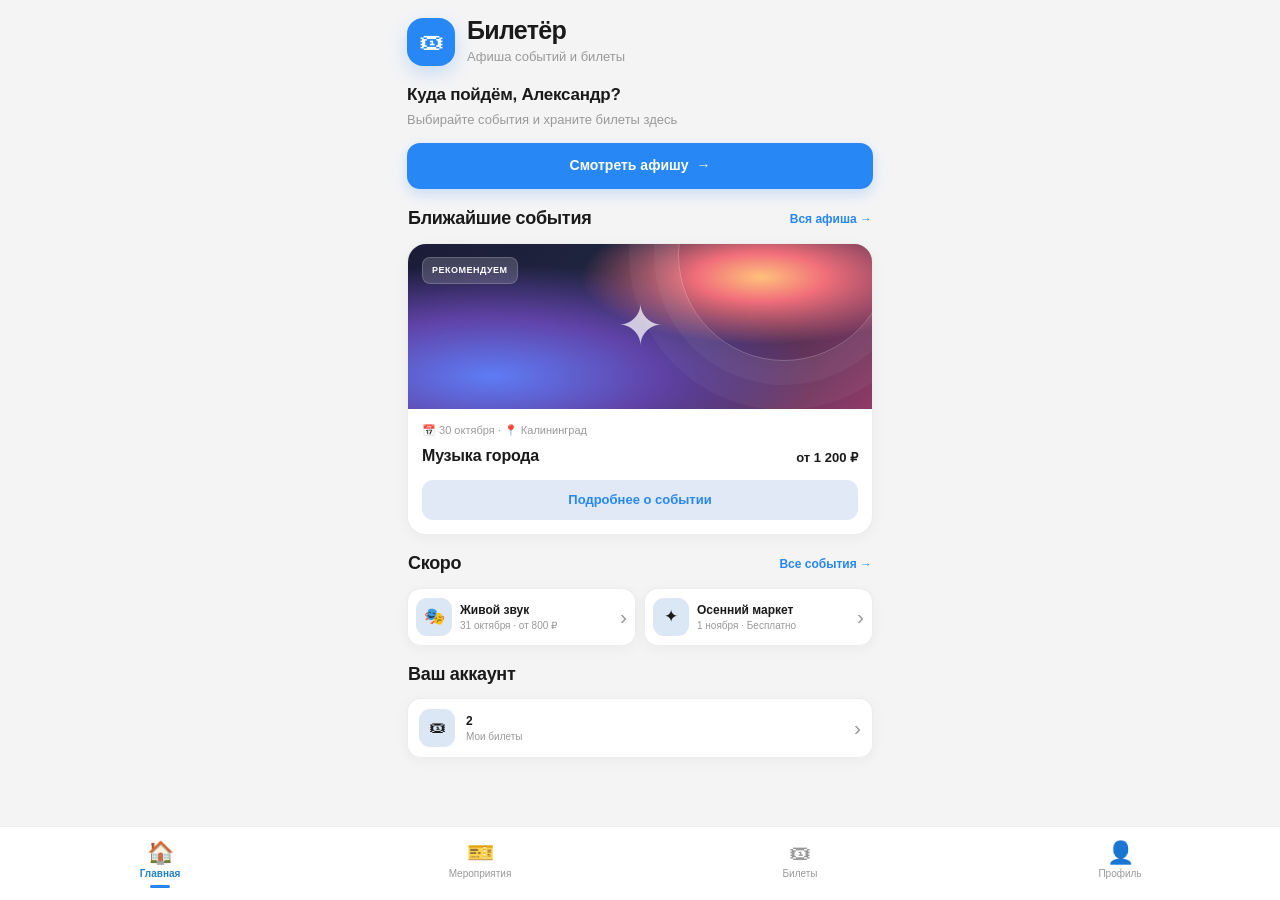
<file: design-preview/current-home.html>
<!doctype html><html lang="ru"><head><meta charset="utf-8"><meta name="viewport" content="width=device-width,initial-scale=1"><title>Билетёр · главная</title><link rel="stylesheet" href="../app/web/static/styles.css?v=4"><style>html.vk-theme-light{--tg-theme-bg-color:#fff;--tg-theme-text-color:#1a1a1a;--tg-theme-hint-color:#818c99;--tg-theme-link-color:#2787f5;--tg-theme-button-color:#2787f5;--tg-theme-secondary-bg-color:#f2f3f5;--tg-theme-section-bg-color:#fff}</style></head><body><div id="app" class="home-active"><header class="header"><div class="header-brand"><span class="header-brand-mark">🎟</span><span class="header-brand-name">Билетёр</span></div><span class="header-title">Главная</span></header><div class="page active"><main class="page-content"><section class="home-brand"><span class="home-brand-mark">🎟</span><div><h1>Билетёр</h1><p>Афиша событий и билеты</p></div></section><div class="home-intro"><h2>Куда пойдём, Александр?</h2><p>Выбирайте события и храните билеты здесь</p></div><button class="home-browse-button">Смотреть афишу <span>→</span></button><div class="home-section-heading"><h2>Ближайшие события</h2><button>Вся афиша <span>→</span></button></div><article class="home-feature-card"><div class="home-feature-art"><div class="home-feature-art-fallback"><span>✦</span></div><span class="home-feature-label">Рекомендуем</span></div><div class="home-feature-body"><div class="home-feature-meta">📅 30 октября · 📍 Калининград</div><div class="home-feature-title-row"><h3>Музыка города</h3><strong>от 1 200 ₽</strong></div><button class="home-feature-action">Подробнее о событии</button></div></article><div class="home-section-heading home-section-secondary"><h2>Скоро</h2><button>Все события <span>→</span></button></div><div class="home-upcoming-list"><button class="home-upcoming-card"><span class="home-upcoming-icon">🎭</span><span class="home-upcoming-copy"><strong>Живой звук</strong><small>31 октября · от 800 ₽</small></span><span class="home-upcoming-arrow">›</span></button><button class="home-upcoming-card"><span class="home-upcoming-icon">✦</span><span class="home-upcoming-copy"><strong>Осенний маркет</strong><small>1 ноября · Бесплатно</small></span><span class="home-upcoming-arrow">›</span></button></div><div class="home-section-heading home-section-secondary"><h2>Ваш аккаунт</h2></div><div class="home-shortcuts"><button class="home-shortcut"><span class="home-shortcut-icon">🎟</span><span class="home-shortcut-copy"><strong>2</strong><small>Мои билеты</small></span><span class="home-upcoming-arrow">›</span></button></div></main></div><nav class="tab-bar"><button class="tab active"><span class="tab-icon">🏠</span><span class="tab-label">Главная</span></button><button class="tab"><span class="tab-icon">🎫</span><span class="tab-label">Мероприятия</span></button><button class="tab"><span class="tab-icon">🎟</span><span class="tab-label">Билеты</span></button><button class="tab"><span class="tab-icon">👤</span><span class="tab-label">Профиль</span></button></nav></div></body></html>
</file>
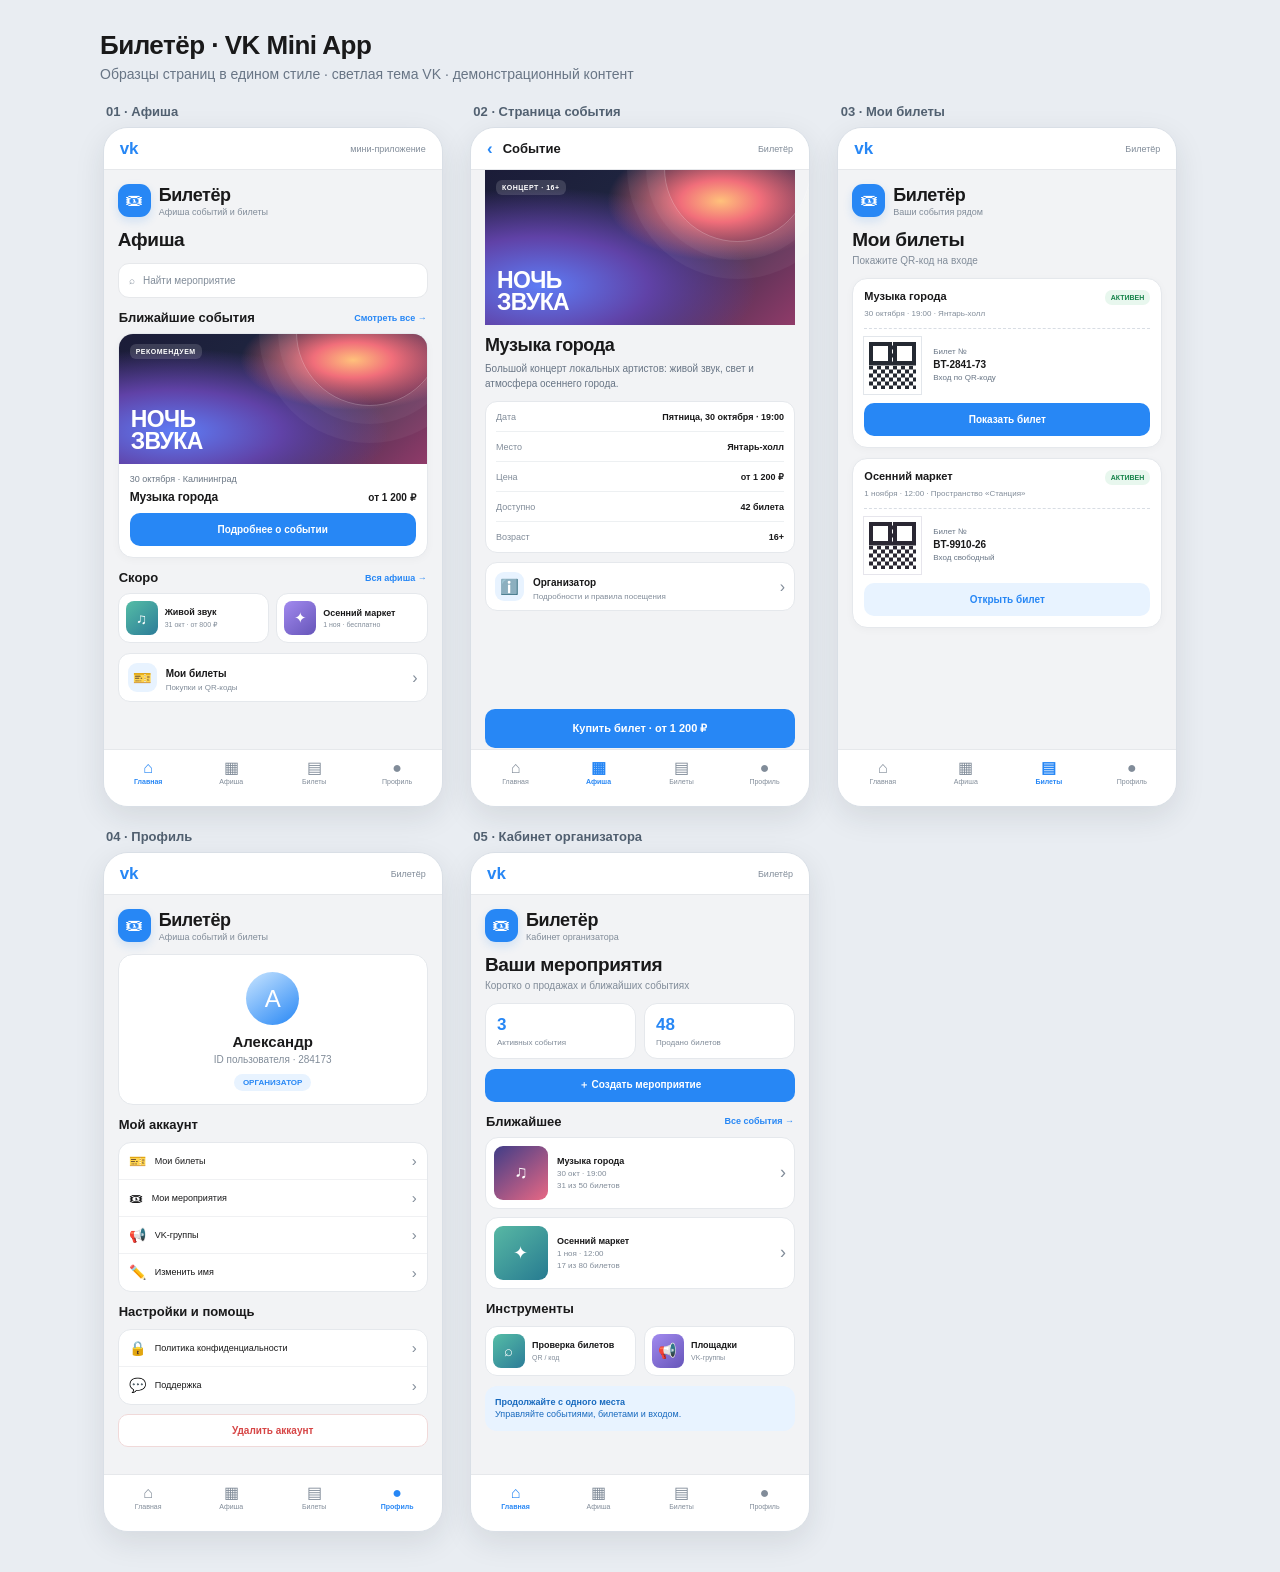
<file: design-preview/vk-pages-preview.html>
<!doctype html>
<html lang="ru">
<head>
<meta charset="utf-8"><meta name="viewport" content="width=device-width,initial-scale=1">
<title>Билетёр — образцы страниц</title>
<style>
*{box-sizing:border-box}body{margin:0;background:#e9edf2;color:#19191a;font-family:-apple-system,BlinkMacSystemFont,"Segoe UI",sans-serif;-webkit-font-smoothing:antialiased}.board{max-width:1120px;margin:0 auto;padding:30px 20px 40px}.board-head{margin:0 0 22px}.board-head h1{margin:0;font-size:26px;letter-spacing:-.5px}.board-head p{margin:5px 0 0;color:#687585;font-size:14px}.grid{display:grid;grid-template-columns:repeat(3,1fr);gap:22px;align-items:start}.sample{min-width:0}.sample-label{font-size:13px;font-weight:700;color:#526171;margin:0 0 8px 6px}.phone{height:680px;max-width:340px;margin:auto;position:relative;overflow:hidden;border:1px solid #d9dfe6;border-radius:25px;background:#f2f3f5;box-shadow:0 10px 30px #1b28331a}.vkbar{height:42px;background:#fff;border-bottom:1px solid #e6e8eb;display:flex;align-items:center;padding:0 16px;color:#2787f5;font-size:17px;font-weight:800}.vkbar small{margin-left:auto;color:#818c99;font-size:9px;font-weight:500}.screen{height:calc(100% - 42px);overflow:hidden;padding:14px 14px 76px}.brand{display:flex;align-items:center;gap:8px;margin-bottom:12px}.mark{width:33px;height:33px;border-radius:11px;background:#2787f5;color:#fff;display:grid;place-items:center;font-size:18px;box-shadow:0 4px 10px #2787f52a}.brand strong{font-size:18px;letter-spacing:-.4px}.brand small{display:block;color:#818c99;font-size:9px;margin-top:1px}.page-title{font-size:19px;font-weight:750;letter-spacing:-.35px;margin:6px 0 3px}.hint{font-size:10px;color:#818c99;line-height:1.35}.search{height:35px;background:#fff;border:1px solid #e6e8eb;border-radius:11px;margin:12px 0;display:flex;align-items:center;padding:0 10px;gap:7px;color:#818c99;font-size:10px}.section{display:flex;justify-content:space-between;align-items:center;margin:12px 1px 8px}.section b{font-size:13px}.link{font-size:9px;color:#2787f5;font-weight:700}.card{background:#fff;border:1px solid #e5e8ec;border-radius:15px;overflow:hidden;box-shadow:0 2px 8px #17212b08}.poster{height:130px;position:relative;background:radial-gradient(ellipse at 76% 20%,#ffc17b 0,#f16e7a 12%,transparent 34%),radial-gradient(ellipse at 18% 75%,#5e7cf5 0,#6042a7 30%,transparent 60%),linear-gradient(135deg,#1b1c38,#202842 52%,#903b69)}.poster:before{content:"";position:absolute;width:145px;height:145px;border:1px solid #ffffff3d;border-radius:50%;right:-16px;top:-75px;box-shadow:0 0 0 18px #ffffff0b,0 0 0 37px #ffffff0b}.poster-label{position:absolute;top:10px;left:11px;border-radius:6px;background:#ffffff24;color:#fff;padding:4px 6px;font-size:7px;font-weight:700;letter-spacing:.5px}.poster-title{position:absolute;left:12px;bottom:11px;font-size:23px;font-weight:850;line-height:.98;color:#fff;letter-spacing:-.6px}.body{padding:10px 11px 11px}.meta{font-size:9px;color:#697583;display:flex;gap:5px;margin-bottom:6px}.row{display:flex;justify-content:space-between;align-items:center;gap:6px}.event-title{font-weight:750;font-size:12px;letter-spacing:-.1px}.price{font-size:10px;font-weight:750;white-space:nowrap}.btn{height:33px;border:0;border-radius:10px;background:#2787f5;color:white;font-size:10px;font-weight:700;width:100%;margin-top:9px}.btn.secondary{background:#e8f3ff;color:#2787f5}.btn-row{display:flex;gap:7px}.btn-row .btn{flex:1}.mini-list{display:grid;grid-template-columns:1fr 1fr;gap:7px}.mini{border:1px solid #e5e8ec;background:#fff;border-radius:12px;padding:7px;display:flex;align-items:center;gap:7px}.mini-art{width:32px;height:34px;border-radius:8px;flex:0 0 auto;background:linear-gradient(140deg,#55bda6,#2c7c98);display:grid;place-items:center;color:white;font-size:15px}.mini-art.purple{background:linear-gradient(140deg,#a28aef,#6655b9)}.mini strong{display:block;font-size:9px;line-height:1.2}.mini small{display:block;color:#818c99;font-size:7px;margin-top:3px}.ticket-link{display:flex;align-items:center;gap:9px;margin-top:10px;background:#fff;border:1px solid #e5e8ec;border-radius:12px;padding:9px}.ticket-icon{width:29px;height:29px;border-radius:9px;background:#e8f3ff;display:grid;place-items:center;font-size:15px}.ticket-link strong{font-size:10px}.ticket-link small{display:block;color:#818c99;font-size:8px;margin-top:2px}.arrow{margin-left:auto;color:#818c99}.tabs{position:absolute;bottom:0;left:0;right:0;height:57px;background:#fff;border-top:1px solid #e6e8eb;display:flex;justify-content:space-around;padding:7px 3px 4px}.tab{text-align:center;flex:1;color:#818c99;font-size:7px}.tab i{display:block;font-style:normal;font-size:16px;line-height:21px}.tab.active{color:#2787f5;font-weight:700}.detail-poster{height:155px}.detail-head{margin:11px 0 5px;font-size:18px;font-weight:800;line-height:1.08;letter-spacing:-.4px}.desc{font-size:10px;color:#687585;line-height:1.45;margin:7px 0 10px}.data{background:#fff;border:1px solid #e5e8ec;border-radius:12px;padding:0 10px}.data-row{min-height:30px;display:flex;justify-content:space-between;align-items:center;border-bottom:1px solid #edf0f2;font-size:9px}.data-row:last-child{border:0}.data-row span:first-child{color:#818c99}.purchase{position:absolute;bottom:58px;left:14px;right:14px;background:#f2f3f5;padding-top:7px}.purchase .btn{height:39px;margin:0;font-size:11px}.ticket-card{background:#fff;border:1px solid #e5e8ec;border-radius:15px;padding:11px;margin:10px 0;box-shadow:0 2px 8px #17212b08}.ticket-top{display:flex;justify-content:space-between;gap:7px;align-items:flex-start}.ticket-top strong{font-size:11px;line-height:1.25}.status{background:#e8f7ee;color:#16834a;border-radius:7px;padding:4px 6px;font-size:7px;font-weight:700;white-space:nowrap}.ticket-sub{font-size:8px;color:#818c99;margin-top:4px}.ticket-dash{height:1px;border-top:1px dashed #d8dde4;margin:10px 0 8px}.qr{width:57px;height:57px;border:5px solid white;outline:1px solid #e2e6eb;background:repeating-conic-gradient(#242932 0 25%,#fff 0 50%) 0/8px 8px;position:relative}.qr:before,.qr:after{content:"";position:absolute;width:15px;height:15px;border:4px solid #242932;background:#fff;top:0;left:0}.qr:after{left:auto;right:0}.ticket-bottom{display:flex;align-items:center;gap:12px}.ticket-code{font-size:8px;color:#687585;line-height:1.45}.ticket-code b{font-size:10px;color:#19191a}.profile-hero{text-align:center;background:#fff;border:1px solid #e5e8ec;border-radius:15px;padding:17px 12px 13px}.avatar{width:53px;height:53px;margin:0 auto 8px;border-radius:50%;background:linear-gradient(145deg,#c9e5ff,#2787f5);display:grid;place-items:center;font-size:24px;color:#fff}.profile-hero h2{font-size:15px;margin:0 0 3px}.role{display:inline-block;margin-top:7px;padding:4px 9px;border-radius:10px;background:#e8f3ff;color:#2787f5;font-size:8px;font-weight:700}.menu{background:#fff;border:1px solid #e5e8ec;border-radius:13px;margin-top:10px;overflow:hidden}.menu-row{height:37px;display:flex;align-items:center;gap:9px;padding:0 10px;border-bottom:1px solid #f0f1f3;font-size:9px}.menu-row:last-child{border:0}.menu-row em{font-style:normal;font-size:14px}.menu-row .arrow{font-size:15px}.summary{display:grid;grid-template-columns:1fr 1fr;gap:8px;margin:10px 0}.stat{background:#fff;border:1px solid #e5e8ec;border-radius:13px;padding:11px}.stat b{display:block;font-size:17px;color:#2787f5}.stat small{display:block;font-size:8px;color:#818c99;margin-top:3px}.admin-event{display:flex;gap:9px;align-items:center;background:#fff;border:1px solid #e5e8ec;border-radius:13px;padding:8px;margin-top:8px}.admin-thumb{width:54px;height:54px;border-radius:9px;flex:0 0 auto;background:linear-gradient(140deg,#403d87,#e86884);color:#fff;display:grid;place-items:center;font-size:18px}.admin-event strong{font-size:9px;display:block}.admin-event small{display:block;color:#818c99;font-size:8px;margin-top:3px}.admin-event .arrow{font-size:18px}.organizer-cta{background:#e8f3ff;border-radius:12px;color:#1769be;padding:10px;font-size:9px;line-height:1.4;margin-top:9px}.sample:nth-child(4){grid-column:1}.sample:nth-child(5){grid-column:2}@media(max-width:750px){.board{overflow:auto}.grid{grid-template-columns:repeat(2,300px);width:max-content}.sample:nth-child(4),.sample:nth-child(5){grid-column:auto}}
</style>
</head>
<body><main class="board"><header class="board-head"><h1>Билетёр · VK Mini App</h1><p>Образцы страниц в едином стиле · светлая тема VK · демонстрационный контент</p></header><section class="grid">
<article class="sample"><div class="sample-label">01 · Афиша</div><div class="phone"><div class="vkbar">vk <small>мини-приложение</small></div><div class="screen"><div class="brand"><div class="mark">🎟</div><div><strong>Билетёр</strong><small>Афиша событий и билеты</small></div></div><div class="page-title">Афиша</div><div class="search">⌕ &nbsp; Найти мероприятие</div><div class="section"><b>Ближайшие события</b><span class="link">Смотреть все →</span></div><div class="card"><div class="poster"><span class="poster-label">РЕКОМЕНДУЕМ</span><div class="poster-title">НОЧЬ<br>ЗВУКА</div></div><div class="body"><div class="meta">30 октября · Калининград</div><div class="row"><div class="event-title">Музыка города</div><div class="price">от 1 200 ₽</div></div><button class="btn">Подробнее о событии</button></div></div><div class="section"><b>Скоро</b><span class="link">Вся афиша →</span></div><div class="mini-list"><div class="mini"><div class="mini-art">♫</div><div><strong>Живой звук</strong><small>31 окт · от 800 ₽</small></div></div><div class="mini"><div class="mini-art purple">✦</div><div><strong>Осенний маркет</strong><small>1 ноя · бесплатно</small></div></div></div><div class="ticket-link"><div class="ticket-icon">🎫</div><div><strong>Мои билеты</strong><small>Покупки и QR-коды</small></div><span class="arrow">›</span></div></div><nav class="tabs"><div class="tab active"><i>⌂</i>Главная</div><div class="tab"><i>▦</i>Афиша</div><div class="tab"><i>▤</i>Билеты</div><div class="tab"><i>●</i>Профиль</div></nav></div></article>
<article class="sample"><div class="sample-label">02 · Страница события</div><div class="phone"><div class="vkbar">‹ <span style="margin-left:10px;color:#19191a;font-size:13px;font-weight:650">Событие</span><small>Билетёр</small></div><div class="screen" style="padding-top:0"><div class="poster detail-poster"><span class="poster-label">КОНЦЕРТ · 16+</span><div class="poster-title">НОЧЬ<br>ЗВУКА</div></div><div class="detail-head">Музыка города</div><div class="desc">Большой концерт локальных артистов: живой звук, свет и атмосфера осеннего города.</div><div class="data"><div class="data-row"><span>Дата</span><b>Пятница, 30 октября · 19:00</b></div><div class="data-row"><span>Место</span><b>Янтарь-холл</b></div><div class="data-row"><span>Цена</span><b>от 1 200 ₽</b></div><div class="data-row"><span>Доступно</span><b>42 билета</b></div><div class="data-row"><span>Возраст</span><b>16+</b></div></div><div class="ticket-link" style="margin-top:9px"><div class="ticket-icon">ℹ️</div><div><strong>Организатор</strong><small>Подробности и правила посещения</small></div><span class="arrow">›</span></div></div><div class="purchase"><button class="btn">Купить билет · от 1 200 ₽</button></div><nav class="tabs"><div class="tab"><i>⌂</i>Главная</div><div class="tab active"><i>▦</i>Афиша</div><div class="tab"><i>▤</i>Билеты</div><div class="tab"><i>●</i>Профиль</div></nav></div></article>
<article class="sample"><div class="sample-label">03 · Мои билеты</div><div class="phone"><div class="vkbar">vk <small>Билетёр</small></div><div class="screen"><div class="brand"><div class="mark">🎟</div><div><strong>Билетёр</strong><small>Ваши события рядом</small></div></div><div class="page-title">Мои билеты</div><div class="hint">Покажите QR-код на входе</div><div class="ticket-card"><div class="ticket-top"><strong>Музыка города</strong><span class="status">АКТИВЕН</span></div><div class="ticket-sub">30 октября · 19:00 · Янтарь-холл</div><div class="ticket-dash"></div><div class="ticket-bottom"><div class="qr"></div><div class="ticket-code">Билет №<br><b>BT-2841-73</b><br>Вход по QR-коду</div></div><button class="btn">Показать билет</button></div><div class="ticket-card"><div class="ticket-top"><strong>Осенний маркет</strong><span class="status">АКТИВЕН</span></div><div class="ticket-sub">1 ноября · 12:00 · Пространство «Станция»</div><div class="ticket-dash"></div><div class="ticket-bottom"><div class="qr" style="filter:hue-rotate(35deg)"></div><div class="ticket-code">Билет №<br><b>BT-9910-26</b><br>Вход свободный</div></div><button class="btn secondary">Открыть билет</button></div></div><nav class="tabs"><div class="tab"><i>⌂</i>Главная</div><div class="tab"><i>▦</i>Афиша</div><div class="tab active"><i>▤</i>Билеты</div><div class="tab"><i>●</i>Профиль</div></nav></div></article>
<article class="sample"><div class="sample-label">04 · Профиль</div><div class="phone"><div class="vkbar">vk <small>Билетёр</small></div><div class="screen"><div class="brand"><div class="mark">🎟</div><div><strong>Билетёр</strong><small>Афиша событий и билеты</small></div></div><div class="profile-hero"><div class="avatar">А</div><h2>Александр</h2><div class="hint">ID пользователя · 284173</div><span class="role">ОРГАНИЗАТОР</span></div><div class="section"><b>Мой аккаунт</b></div><div class="menu"><div class="menu-row"><em>🎫</em>Мои билеты<span class="arrow">›</span></div><div class="menu-row"><em>🎟</em>Мои мероприятия<span class="arrow">›</span></div><div class="menu-row"><em>📢</em>VK-группы<span class="arrow">›</span></div><div class="menu-row"><em>✏️</em>Изменить имя<span class="arrow">›</span></div></div><div class="section"><b>Настройки и помощь</b></div><div class="menu"><div class="menu-row"><em>🔒</em>Политика конфиденциальности<span class="arrow">›</span></div><div class="menu-row"><em>💬</em>Поддержка<span class="arrow">›</span></div></div><button class="btn" style="background:#fff;color:#d64545;border:1px solid #f0d9d9">Удалить аккаунт</button></div><nav class="tabs"><div class="tab"><i>⌂</i>Главная</div><div class="tab"><i>▦</i>Афиша</div><div class="tab"><i>▤</i>Билеты</div><div class="tab active"><i>●</i>Профиль</div></nav></div></article>
<article class="sample"><div class="sample-label">05 · Кабинет организатора</div><div class="phone"><div class="vkbar">vk <small>Билетёр</small></div><div class="screen"><div class="brand"><div class="mark">🎟</div><div><strong>Билетёр</strong><small>Кабинет организатора</small></div></div><div class="page-title">Ваши мероприятия</div><div class="hint">Коротко о продажах и ближайших событиях</div><div class="summary"><div class="stat"><b>3</b><small>Активных события</small></div><div class="stat"><b>48</b><small>Продано билетов</small></div></div><button class="btn" style="margin-top:0">＋ Создать мероприятие</button><div class="section"><b>Ближайшее</b><span class="link">Все события →</span></div><div class="admin-event"><div class="admin-thumb">♫</div><div><strong>Музыка города</strong><small>30 окт · 19:00</small><small>31 из 50 билетов</small></div><span class="arrow">›</span></div><div class="admin-event"><div class="admin-thumb" style="background:linear-gradient(140deg,#58b8a4,#277b91)">✦</div><div><strong>Осенний маркет</strong><small>1 ноя · 12:00</small><small>17 из 80 билетов</small></div><span class="arrow">›</span></div><div class="section"><b>Инструменты</b></div><div class="summary"><div class="mini"><div class="mini-art">⌕</div><div><strong>Проверка билетов</strong><small>QR / код</small></div></div><div class="mini"><div class="mini-art purple">📢</div><div><strong>Площадки</strong><small>VK-группы</small></div></div></div><div class="organizer-cta"><b>Продолжайте с одного места</b><br>Управляйте событиями, билетами и входом.</div></div><nav class="tabs"><div class="tab active"><i>⌂</i>Главная</div><div class="tab"><i>▦</i>Афиша</div><div class="tab"><i>▤</i>Билеты</div><div class="tab"><i>●</i>Профиль</div></nav></div></article>
</section></main></body></html>
</file>
<file: app/web/static/styles.css>
/* ═══════════════════════════════════════════════════════════
   TicketBot Mini App — Telegram-native styles
   Uses Telegram theme variables for dark/light mode support
   ═══════════════════════════════════════════════════════════ */

:root {
    --tg-bg: var(--tg-theme-bg-color, #ffffff);
    --tg-text: var(--tg-theme-text-color, #1a1a1a);
    --tg-hint: var(--tg-theme-hint-color, #999999);
    --tg-link: var(--tg-theme-link-color, #2481cc);
    --tg-button: var(--tg-theme-button-color, #2481cc);
    --tg-button-text: var(--tg-theme-button-text-color, #ffffff);
    --tg-secondary-bg: var(--tg-theme-secondary-bg-color, #f4f4f5);
    --tg-section-bg: var(--tg-theme-section-bg-color, #ffffff);
    --radius: 12px;
    --radius-sm: 8px;

    /* Сдержанный минимализм: акцент + нейтральные поверхности */
    --accent: #5b7cfa;
    --surface: var(--tg-section-bg, #ffffff);
    --border: var(--tg-secondary-bg, #e8e8ea);
    --shadow-card: 0 1px 3px rgba(0, 0, 0, 0.05);
    --badge-green-bg: rgba(46, 204, 113, 0.12);
    --badge-green-text: #1e8e4e;
    --badge-orange-bg: rgba(243, 156, 18, 0.14);
    --badge-orange-text: #b3741a;
    --badge-red-bg: rgba(231, 76, 60, 0.12);
    --badge-red-text: #c0392b;
    --badge-purple-bg: rgba(155, 89, 182, 0.12);
    --badge-purple-text: #7d3c98;
    --badge-gray-bg: rgba(127, 140, 141, 0.12);
    --badge-gray-text: #5f6a6a;
}

/* ═══════════════════════════════════════════════════════════
   VK Mini App — тема. В VK отсутствуют --tg-theme-* переменные
   (их отдаёт только Telegram WebView). Получаем тему через
   VKWebAppGetConfig (appearance/scheme) и переопределяем переменные.
   ═══════════════════════════════════════════════════════════ */

/* VK: светлая тема (по умолчанию для VK — white/light) */
html.vk-theme-light {
    --tg-theme-bg-color: #ffffff;
    --tg-theme-text-color: #1a1a1a;
    --tg-theme-hint-color: #818c99;
    --tg-theme-link-color: #2d81e0;
    --tg-theme-button-color: #2d81e0;
    --tg-theme-button-text-color: #ffffff;
    --tg-theme-secondary-bg-color: #f4f4f5;
    --tg-theme-section-bg-color: #ffffff;
}

/* VK: тёмная тема (space_gray / vkcom_dark) */
html.vk-theme-dark {
    --tg-theme-bg-color: #19191a;
    --tg-theme-text-color: #e1e3e6;
    --tg-theme-hint-color: #76787a;
    --tg-theme-link-color: #71aaeb;
    --tg-theme-button-color: #5b7cfa;
    --tg-theme-button-text-color: #ffffff;
    --tg-theme-secondary-bg-color: #2a2a2b;
    --tg-theme-section-bg-color: #232324;
}

* {
    margin: 0;
    padding: 0;
    box-sizing: border-box;
}

body {
    font-family: -apple-system, BlinkMacSystemFont, 'Segoe UI', Roboto, 'Helvetica Neue', Arial, sans-serif;
    background: var(--tg-bg);
    color: var(--tg-text);
    line-height: 1.5;
    -webkit-font-smoothing: antialiased;
    overflow-x: hidden;
}

/* ─── App container ─── */

#app {
    max-width: 500px;
    margin: 0 auto;
    min-height: 100vh;
    display: flex;
    flex-direction: column;
    padding-bottom: 70px;
}

/* На десктопе Telegram WebView может быть шире — центрируем */
@media (min-width: 600px) {
    #app {
        border-left: 0.5px solid var(--tg-secondary-bg);
        border-right: 0.5px solid var(--tg-secondary-bg);
    }
}

/* ─── Header ─── */

.header {
    display: flex;
    align-items: center;
    justify-content: center;
    padding: 14px 16px;
    background: var(--tg-bg);
    border-bottom: 0.5px solid var(--tg-secondary-bg);
    position: sticky;
    top: 0;
    z-index: 10;
}

.header-title {
    font-size: 16px;
    font-weight: 600;
    color: var(--tg-text);
}

/* ─── Toolbar (deprecated, kept for compat) ─── */

.toolbar {
    display: none;
    z-index: 100;
    min-height: 48px;
}

.toolbar-title {
    font-size: 17px;
    font-weight: 600;
    flex: 1;
    text-align: center;
}

.toolbar-btn {
    background: none;
    border: none;
    color: var(--tg-link);
    font-size: 16px;
    cursor: pointer;
    padding: 4px 8px;
    border-radius: var(--radius-sm);
    transition: opacity 0.2s;
}

.toolbar-btn:active {
    opacity: 0.6;
}

#backBtn {
    display: none;
}

/* ─── Pages ─── */

.page {
    display: none;
    flex: 1;
    padding-bottom: 24px;
}

.page.active {
    display: block;
}

.page-content {
    padding: 16px;
}

/* ─── Loading ─── */

.loading-overlay {
    display: none;
    position: fixed;
    top: 0;
    left: 0;
    right: 0;
    bottom: 0;
    background: rgba(0, 0, 0, 0.3);
    z-index: 200;
    align-items: center;
    justify-content: center;
    flex-direction: column;
    gap: 12px;
}

.loading-overlay.active {
    display: flex;
}

.loading-overlay p {
    color: white;
    font-size: 14px;
}

/* ─── Онбординг: принятие условий (п.1.1.4 Правил VK) ─── */
.onboarding-overlay {
    display: none;
    position: fixed;
    top: 0;
    left: 0;
    right: 0;
    bottom: 0;
    background: rgba(0, 0, 0, 0.5);
    z-index: 300;
    align-items: center;
    justify-content: center;
    padding: 20px;
}

.onboarding-overlay.active {
    display: flex;
}

.onboarding-card {
    background: var(--tg-theme-bg-color, #fff);
    color: var(--tg-theme-text-color, #000);
    border-radius: 16px;
    padding: 24px;
    max-width: 380px;
    width: 100%;
    box-shadow: 0 8px 30px rgba(0, 0, 0, 0.25);
    text-align: center;
}

.onboarding-icon {
    font-size: 42px;
    margin-bottom: 8px;
}

.onboarding-card h2 {
    margin: 8px 0 12px;
    font-size: 20px;
}

.onboarding-text {
    font-size: 14px;
    line-height: 1.5;
    color: var(--tg-theme-hint-color, #888);
    margin-bottom: 12px;
}

/* Возрастные ограничения (п.2.1.5 Правил VK) */
.onboarding-age {
    display: flex;
    align-items: center;
    gap: 8px;
    justify-content: center;
    font-size: 13px;
    color: var(--tg-theme-hint-color, #888);
    background: var(--tg-theme-secondary-bg-color, #f2f3f5);
    border-radius: 10px;
    padding: 8px 12px;
    margin-bottom: 14px;
}

.age-badge {
    display: inline-flex;
    align-items: center;
    justify-content: center;
    min-width: 28px;
    height: 28px;
    padding: 0 6px;
    border: 1.5px solid currentColor;
    border-radius: 50%;
    font-size: 13px;
    font-weight: 600;
    line-height: 1;
    color: var(--tg-theme-text-color, #000);
}

.onboarding-terms {
    text-align: left;
    margin-bottom: 16px;
    font-size: 13px;
}

.onboarding-terms p {
    margin: 0 0 6px;
    color: var(--tg-theme-hint-color, #888);
}

.terms-link {
    display: block;
    padding: 8px 0;
    color: var(--tg-theme-link-color, #2481cc);
    text-decoration: underline;
    font-size: 13px;
}

.onboarding-btn {
    width: 100%;
}

.spinner {
    width: 36px;
    height: 36px;
    border: 3px solid rgba(255, 255, 255, 0.3);
    border-top-color: white;
    border-radius: 50%;
    animation: spin 0.8s linear infinite;
}

@keyframes spin {
    to { transform: rotate(360deg); }
}

/* ─── App-owned dialogs ─── */
.app-dialog-overlay {
    display: none;
    position: fixed;
    inset: 0;
    z-index: 400;
    align-items: center;
    justify-content: center;
    padding: max(20px, env(safe-area-inset-top)) 20px max(20px, env(safe-area-inset-bottom));
    background: rgba(0, 0, 0, 0.5);
}

.app-dialog-overlay.active {
    display: flex;
}

.app-dialog-card {
    position: relative;
    width: min(420px, 100%);
    max-height: calc(100vh - 40px);
    overflow-y: auto;
    padding: 24px;
    border-radius: 16px;
    background: var(--tg-theme-bg-color, #fff);
    color: var(--tg-theme-text-color, #000);
    box-shadow: 0 8px 30px rgba(0, 0, 0, 0.25);
}

.app-dialog-title {
    margin: 0 28px 12px 0;
    font-size: 19px;
}

.app-dialog-message {
    margin-bottom: 18px;
    color: var(--tg-theme-hint-color, #666);
    font-size: 14px;
    line-height: 1.5;
    white-space: pre-wrap;
    overflow-wrap: anywhere;
}

.app-dialog-input-wrap {
    display: none;
    margin-bottom: 16px;
}

.app-dialog-input-wrap.active {
    display: block;
}

.app-dialog-input {
    width: 100%;
    box-sizing: border-box;
}

.app-dialog-actions {
    display: flex;
    gap: 8px;
    justify-content: flex-end;
}

.app-dialog-actions .btn {
    flex: 1;
}

.app-dialog-secondary,
.app-dialog-close {
    display: none;
}

.app-dialog-secondary.active,
.app-dialog-close.active {
    display: inline-flex;
}

.app-dialog-close {
    position: absolute;
    top: 8px;
    right: 10px;
    align-items: center;
    justify-content: center;
    width: 32px;
    height: 32px;
    padding: 0;
    border: 0;
    border-radius: 50%;
    background: transparent;
    color: var(--tg-theme-hint-color, #666);
    font-size: 24px;
    cursor: pointer;
}

.app-dialog-close:focus-visible,
.app-dialog-actions .btn:focus-visible,
.app-dialog-input:focus-visible {
    outline: 2px solid var(--tg-theme-link-color, #2481cc);
    outline-offset: 2px;
}

.app-dialog-destructive {
    background: #d64545;
}

/* ─── Toast ─── */

.toast {
    position: fixed;
    top: 60px;
    left: 50%;
    transform: translateX(-50%) translateY(-20px);
    background: var(--tg-section-bg);
    color: var(--tg-text);
    padding: 10px 20px;
    border-radius: var(--radius);
    box-shadow: 0 4px 12px rgba(0,0,0,0.15);
    z-index: 300;
    opacity: 0;
    transition: all 0.3s ease;
    font-size: 14px;
    pointer-events: none;
    white-space: nowrap;
}

.toast.active {
    opacity: 1;
    transform: translateX(-50%) translateY(0);
}

.toast-error {
    background: #e74c3c;
    color: white;
}

/* ─── Empty state ─── */

.empty-state {
    text-align: center;
    padding: 48px 16px;
    color: var(--tg-hint);
}

.empty-icon {
    font-size: 48px;
    margin-bottom: 12px;
}

.empty-state h3 {
    font-size: 18px;
    margin-bottom: 8px;
    color: var(--tg-text);
}

/* ─── Buttons ─── */

.btn {
    display: block;
    width: 100%;
    padding: 14px 20px;
    border: none;
    border-radius: var(--radius);
    font-size: 16px;
    font-weight: 500;
    cursor: pointer;
    text-align: center;
    transition: opacity 0.2s;
    margin-bottom: 10px;
}

.btn:active {
    opacity: 0.7;
}

.btn:disabled {
    opacity: 0.5;
    cursor: not-allowed;
}

.btn-primary {
    background: var(--tg-button);
    color: var(--tg-button-text);
}

.btn-secondary {
    background: var(--tg-secondary-bg);
    color: var(--tg-text);
}

.btn-danger {
    background: #e74c3c;
    color: white;
}

.btn-disabled {
    background: var(--tg-secondary-bg);
    color: var(--tg-hint);
    cursor: not-allowed;
    opacity: 0.7;
}

.btn-sm {
    padding: 10px 16px;
    font-size: 14px;
    width: auto;
    display: inline-block;
}

.btn-lg {
    padding: 16px 20px;
    font-size: 17px;
    font-weight: 600;
}

/* ─── Event card ─── */

.events-list {
    display: flex;
    flex-direction: column;
    gap: 12px;
}

.event-card {
    background: var(--tg-section-bg);
    border: 1px solid var(--tg-secondary-bg);
    border-radius: var(--radius);
    padding: 16px;
    cursor: pointer;
    transition: transform 0.1s;
}

.event-card:active {
    transform: scale(0.98);
}

.event-card-header {
    display: flex;
    align-items: flex-start;
    justify-content: space-between;
    margin-bottom: 10px;
    gap: 8px;
}

.event-card-header h3 {
    font-size: 16px;
    font-weight: 600;
    line-height: 1.3;
}

.event-card-details {
    display: flex;
    flex-wrap: wrap;
    gap: 8px;
    margin-bottom: 10px;
}

.event-info {
    font-size: 13px;
    color: var(--tg-hint);
    white-space: nowrap;
}

.badge {
    font-size: 11px;
    padding: 2px 8px;
    border-radius: 10px;
    white-space: nowrap;
    font-weight: 500;
}

.badge-soldout {
    background: #e74c3c;
    color: white;
}

/* ─── Event detail ─── */

.event-detail h2 {
    font-size: 22px;
    font-weight: 700;
    margin-bottom: 12px;
    line-height: 1.3;
}

.event-description {
    color: var(--tg-hint);
    font-size: 15px;
    margin-bottom: 20px;
    line-height: 1.6;
}

.event-meta {
    background: var(--tg-section-bg);
    border: 1px solid var(--tg-secondary-bg);
    border-radius: var(--radius);
    padding: 4px 0;
    margin-bottom: 24px;
}

.meta-row {
    display: flex;
    justify-content: space-between;
    padding: 10px 16px;
    font-size: 14px;
    border-bottom: 1px solid var(--tg-secondary-bg);
}

.meta-row:last-child {
    border-bottom: none;
}

.meta-label {
    color: var(--tg-hint);
}

.buy-section {
    margin-top: 8px;
}

/* ─── Confirm ─── */

.confirm-card {
    text-align: center;
}

.confirm-card h3 {
    font-size: 18px;
    margin-bottom: 20px;
}

.confirm-details {
    background: var(--tg-section-bg);
    border: 1px solid var(--tg-secondary-bg);
    border-radius: var(--radius);
    padding: 4px 0;
    margin-bottom: 24px;
    text-align: left;
}

.confirm-row {
    display: flex;
    justify-content: space-between;
    padding: 12px 16px;
    font-size: 15px;
    border-bottom: 1px solid var(--tg-secondary-bg);
}

.confirm-row:last-child {
    border-bottom: none;
}

/* ─── Success ─── */

.success-content {
    text-align: center;
    padding-top: 40px;
}

.success-icon {
    font-size: 64px;
    margin-bottom: 16px;
    animation: popIn 0.3s ease;
}

@keyframes popIn {
    0% { transform: scale(0); }
    70% { transform: scale(1.2); }
    100% { transform: scale(1); }
}

.success-content h2 {
    font-size: 22px;
    margin-bottom: 20px;
}

.ticket-id-label {
    font-size: 14px;
    color: var(--tg-hint);
    margin-bottom: 8px;
}

.ticket-id {
    display: inline-block;
    background: var(--tg-secondary-bg);
    padding: 10px 16px;
    border-radius: var(--radius-sm);
    font-size: 13px;
    word-break: break-all;
    cursor: pointer;
    margin-bottom: 8px;
    user-select: all;
}

.hint {
    font-size: 12px;
    color: var(--tg-hint);
    margin-bottom: 24px;
}

.success-content .btn {
    margin-top: 8px;
}

/* ─── Tickets ─── */

.tickets-list {
    display: flex;
    flex-direction: column;
    gap: 12px;
}

.ticket-card {
    background: var(--tg-section-bg);
    border: 1px solid var(--tg-secondary-bg);
    border-radius: var(--radius);
    padding: 16px;
}

.ticket-cancelled {
    opacity: 0.6;
}

.ticket-header {
    display: flex;
    justify-content: space-between;
    align-items: center;
    margin-bottom: 8px;
    gap: 8px;
}

.ticket-event {
    font-weight: 600;
    font-size: 15px;
}

.ticket-status {
    font-size: 13px;
    white-space: nowrap;
}

.ticket-meta {
    font-size: 13px;
    color: var(--tg-hint);
    display: flex;
    flex-direction: column;
    gap: 4px;
    margin-bottom: 10px;
}

.ticket-meta code {
    font-size: 12px;
    background: var(--tg-secondary-bg);
    padding: 1px 4px;
    border-radius: 3px;
}

/* ─── Error page ─── */

.error-content {
    text-align: center;
    padding-top: 40px;
}

.error-icon {
    font-size: 48px;
    margin-bottom: 12px;
}

.error-content h2 {
    font-size: 20px;
    margin-bottom: 8px;
}

.error-content p {
    color: var(--tg-hint);
    margin-bottom: 24px;
}

/* ═══════════════════════════════════════════════════════════
   Личный кабинет + админка
   ═══════════════════════════════════════════════════════════ */

/* ─── Bottom tab bar (horizontal) ─── */

.tab-bar {
    position: fixed;
    left: 0;
    right: 0;
    bottom: 0;
    background: var(--tg-bg);
    border-top: 0.5px solid var(--tg-secondary-bg);
    display: flex;
    flex-direction: row;
    justify-content: space-around;
    z-index: 150;
    padding: 6px 0 calc(6px + env(safe-area-inset-bottom));
}

.tab {
    flex: 1;
    background: none;
    border: none;
    color: var(--tg-hint);
    font-size: 11px;
    padding: 6px 4px;
    cursor: pointer;
    border-radius: var(--radius-sm);
    transition: all 0.15s;
    display: flex;
    flex-direction: column;
    align-items: center;
    gap: 2px;
    line-height: 1.2;
}

.tab-icon {
    font-size: 22px;
}

.tab.active {
    color: var(--tg-button);
    font-weight: 600;
}

.tab-label {
    font-size: 10px;
}

/* ─── Dashboard Cards ─── */

.dashboard-grid {
    display: grid;
    grid-template-columns: 1fr 1fr;
    gap: 10px;
    padding: 16px;
}

.dashboard-card {
    background: var(--tg-section-bg);
    border: 0.5px solid var(--tg-secondary-bg);
    border-radius: var(--radius);
    padding: 18px 14px;
    cursor: pointer;
    text-align: center;
    transition: all 0.15s;
    display: flex;
    flex-direction: column;
    align-items: center;
    gap: 6px;
}

.dashboard-card:active {
    background: var(--tg-secondary-bg);
}

.dashboard-card-icon {
    font-size: 32px;
}

.dashboard-card-value {
    font-size: 22px;
    font-weight: 700;
    color: var(--tg-button);
}

.dashboard-card-label {
    font-size: 12px;
    color: var(--tg-hint);
}

/* ─── Section header ─── */

.section-header {
    font-size: 14px;
    font-weight: 600;
    padding: 16px 16px 8px;
    color: var(--tg-text);
}

/* ─── Profile ─── */

.profile-card {
    text-align: center;
    padding: 24px 16px;
    background: var(--tg-section-bg);
    border: 1px solid var(--tg-secondary-bg);
    border-radius: var(--radius);
}

/* Контакты поддержки (п.2.4.1 Правил VK) */
.support-block {
    display: flex;
    flex-direction: column;
    gap: 8px;
    margin-top: 8px;
    padding: 0;
}
.support-block a.btn {
    text-align: center;
    text-decoration: none;
    margin: 0;
}

.profile-avatar {
    font-size: 56px;
    margin-bottom: 12px;
}

.badge-role {
    background: var(--tg-button);
    color: var(--tg-button-text);
    font-size: 12px;
    padding: 4px 12px;
    border-radius: 12px;
}

/* ─── Admin list ─── */

.admin-list {
    display: flex;
    flex-direction: column;
    gap: 10px;
}

.admin-list-item {
    display: flex;
    align-items: center;
    gap: 10px;
    background: var(--tg-section-bg);
    border: 1px solid var(--tg-secondary-bg);
    border-radius: var(--radius);
    padding: 12px;
}

.admin-list-item .btn-sm {
    margin-bottom: 0;
    white-space: nowrap;
}

/* ─── Admin menu grid ─── */

.admin-menu-grid {
    display: grid;
    grid-template-columns: 1fr 1fr;
    gap: 12px;
}

.admin-menu-card {
    background: var(--tg-section-bg);
    border: 1px solid var(--tg-secondary-bg);
    border-radius: var(--radius);
    padding: 20px 12px;
    text-align: center;
    cursor: pointer;
    color: var(--tg-text);
    font-size: 14px;
    transition: transform 0.1s;
}

.admin-menu-card:active {
    transform: scale(0.97);
}

.admin-menu-icon {
    font-size: 32px;
    margin-bottom: 8px;
}

/* ─── Badges ─── */

/* Приглушённые бейджи (сдержанный минимализм): мягкий фон + цветной текст */
.badge-published { background: var(--badge-green-bg); color: var(--badge-green-text); }
.badge-draft { background: var(--badge-orange-bg); color: var(--badge-orange-text); }
.badge-off { background: var(--badge-red-bg); color: var(--badge-red-text); }
.badge-tier-pro { background: var(--badge-purple-bg); color: var(--badge-purple-text); }
.badge-tier-basic { background: var(--badge-gray-bg); color: var(--badge-gray-text); }

/* ─── Forms ─── */

.form-field {
    margin-bottom: 14px;
}

.form-label {
    display: block;
    font-size: 13px;
    color: var(--tg-hint);
    margin-bottom: 6px;
}

.form-input {
    width: 100%;
    padding: 12px 14px;
    border: 1px solid var(--tg-secondary-bg);
    border-radius: var(--radius-sm);
    background: var(--tg-section-bg);
    color: var(--tg-text);
    font-size: 15px;
    font-family: inherit;
}

.form-input:focus {
    outline: none;
    border-color: var(--tg-button);
}

textarea.form-input {
    min-height: 80px;
    resize: vertical;
}

/* ─── Stat cards ─── */

.stat-grid {
    display: grid;
    grid-template-columns: 1fr 1fr;
    gap: 10px;
    margin: 12px 0;
}

.stat-card {
    background: var(--tg-section-bg);
    border: 1px solid var(--tg-secondary-bg);
    border-radius: var(--radius);
    padding: 14px;
    text-align: center;
}

.stat-revenue {
    grid-column: 1 / -1;
    background: var(--badge-orange-bg);
    color: var(--badge-orange-text);
    border: 1px solid var(--border);
}

.stat-value {
    font-size: 22px;
    font-weight: 700;
}

.stat-label {
    font-size: 12px;
    color: var(--tg-hint);
    margin-top: 4px;
}

.stat-revenue .stat-label {
    color: rgba(255,255,255,0.9);
}

/* ─── Check-in ─── */

.checkin-box {
    background: var(--tg-section-bg);
    border: 1px solid var(--tg-secondary-bg);
    border-radius: var(--radius);
    padding: 20px;
}

.checkin-result {
    margin-top: 16px;
    padding: 16px;
    border-radius: var(--radius);
    text-align: center;
    font-size: 18px;
    font-weight: 600;
}

.checkin-ok {
    background: #2ecc71;
    color: white;
}

.checkin-warn {
    background: #f39c12;
    color: white;
}

.checkin-fail {
    background: #e74c3c;
    color: white;
}

/* ─── QR modal ─── */

.qr-modal {
    position: fixed;
    top: 0; left: 0; right: 0; bottom: 0;
    background: rgba(0,0,0,0.5);
    z-index: 400;
    display: flex;
    align-items: center;
    justify-content: center;
    padding: 20px;
}

.qr-modal-card {
    background: var(--tg-section-bg);
    border-radius: var(--radius);
    padding: 20px;
    text-align: center;
    max-width: 300px;
    width: 100%;
}

.qr-modal-card img {
    display: block;
    margin: 0 auto;
}

/* ─── QR-сканер (камера) ─── */

.qr-scanner-card {
    max-width: 340px;
}

.qr-scanner-video {
    width: 100%;
    aspect-ratio: 1;
    border-radius: var(--radius);
    background: #000;
    object-fit: cover;
}

.qr-scanner-actions {
    display: flex;
    gap: 8px;
    flex-wrap: wrap;
    justify-content: center;
    margin-top: 12px;
}

/* ═══════════════════════════════════════════════════════════
   Редизайн: сдержанный минимализм + постеры
   ═══════════════════════════════════════════════════════════ */

/* Лёгкие тени на карточках вместо плоских бордеров */
.event-card, .ticket-card, .admin-list-item, .profile-card, .confirm-card, .checkin-box, .stat-card {
    box-shadow: var(--shadow-card);
    border: 1px solid var(--border);
}

/* Fade-переход между страницами */
@keyframes fadeIn {
    from { opacity: 0; transform: translateY(4px); }
    to { opacity: 1; transform: translateY(0); }
}
.page-enter { animation: fadeIn 0.18s ease; }

/* Аватар из фото Telegram (круглый) */
.profile-avatar-img {
    width: 64px;
    height: 64px;
    border-radius: 50%;
    object-fit: cover;
    display: inline-block;
    margin-bottom: 8px;
}

/* Постеры мероприятий */
.event-poster {
    width: 100%;
    max-height: 180px;
    object-fit: cover;
    border-radius: var(--radius) var(--radius) 0 0;
    margin: -16px -16px 12px;
    width: calc(100% + 32px);
    display: block;
}
.event-poster-detail {
    max-height: 240px;
    border-radius: var(--radius);
    margin: 0 0 12px;
    width: 100%;
}
.poster-upload-preview {
    min-height: 28px;
}
.poster-upload-preview img {
    max-width: 100%;
    max-height: 280px;
    object-fit: contain;
    background: var(--surface-2, #f2f3f5);
}

/* Индикатор активного таба */
.tab.active::after {
    content: "";
    display: block;
    width: 20px;
    height: 3px;
    background: var(--accent);
    border-radius: 2px;
    margin: 3px auto 0;
}

/* Утилитарные классы (вместо inline-стилей) */
.flex-row { display: flex; gap: 8px; flex-wrap: wrap; }
.mt-8 { margin-top: 8px; }
.mt-12 { margin-top: 12px; }
.mb-12 { margin-bottom: 12px; }
.pad-16 { padding: 16px; }
.text-hint { color: var(--tg-hint); }

/* ═══ Unified Ticketier / VK Mini App design system ═══ */
:root {
    --accent: #2787f5;
    --radius: 16px;
    --radius-sm: 11px;
    --surface: var(--tg-section-bg);
    --border: color-mix(in srgb, var(--tg-text) 8%, transparent);
    --shadow-card: 0 3px 14px rgba(25, 35, 48, 0.045);
}

html.vk-theme-dark {
    --accent: #71aaeb;
    --border: rgba(255, 255, 255, 0.09);
    --shadow-card: 0 3px 14px rgba(0, 0, 0, 0.18);
}

body { background: var(--tg-secondary-bg); }
#app { background: var(--tg-secondary-bg); }
#app.home-active > .header { display:none; }

.header {
    min-height: 56px;
    justify-content: space-between;
    gap: 12px;
    padding: 8px 18px;
    background: color-mix(in srgb, var(--tg-bg) 94%, transparent);
    border-bottom: 1px solid var(--border);
    backdrop-filter: blur(14px);
}
.header-brand { display:flex; align-items:center; gap:8px; min-width:0; }
.header-brand-mark {
    display:grid; place-items:center; width:30px; height:30px; flex:0 0 30px;
    border-radius:10px; color:#fff; background:var(--accent); font-size:16px;
}
.header-brand-name { font-size:15px; font-weight:750; letter-spacing:-.25px; }
.header-title {
    max-width:52%; overflow:hidden; text-overflow:ellipsis; white-space:nowrap;
    color:var(--tg-hint); font-size:12px; font-weight:550; text-align:right;
}
.page-content { padding:16px 16px calc(24px + env(safe-area-inset-bottom)); }

.btn {
    min-height:44px; padding:12px 18px; border-radius:12px; font-size:14px;
    font-weight:650; letter-spacing:-.1px; box-shadow:none;
}
.btn-primary { background:var(--accent); }
.btn-secondary { background:color-mix(in srgb, var(--accent) 10%, var(--tg-secondary-bg)); color:var(--accent); }
.btn-sm { min-height:36px; padding:9px 13px; border-radius:10px; font-size:12px; }
.btn-lg { min-height:48px; font-size:15px; }
.form-input { min-height:46px; border-radius:12px; border-color:var(--border); }
.form-input:focus { border-color:var(--accent); box-shadow:0 0 0 3px color-mix(in srgb, var(--accent) 14%, transparent); }

.home-brand { display:flex; align-items:center; gap:12px; margin:1px 0 15px; }
.home-brand-mark {
    display:grid; place-items:center; width:48px; height:48px; flex:0 0 48px;
    border-radius:16px; background:var(--accent); color:#fff; font-size:25px;
    box-shadow:0 7px 18px color-mix(in srgb, var(--accent) 22%, transparent);
}
.home-brand h1 { margin:0; font-size:25px; line-height:1.08; letter-spacing:-.7px; }
.home-brand p { margin:3px 0 0; color:var(--tg-hint); font-size:13px; }
.home-intro h2 { margin:0; font-size:17px; letter-spacing:-.25px; }
.home-intro p { margin:3px 0 13px; color:var(--tg-hint); font-size:13px; }
.home-browse-button {
    display:flex; justify-content:center; align-items:center; gap:8px; width:100%; min-height:46px;
    margin:0 0 16px; padding:0 16px; border:0; border-radius:13px;
    background:var(--accent); color:#fff; font:inherit; font-size:14px; font-weight:650;
    box-shadow:0 5px 13px color-mix(in srgb, var(--accent) 22%, transparent); cursor:pointer;
}
.home-browse-button:active,.home-feature-action:active { transform:scale(.985); }
.home-section-heading { display:flex; align-items:center; justify-content:space-between; gap:10px; margin:0 1px 10px; }
.home-section-heading h2 { margin:0; font-size:18px; letter-spacing:-.3px; }
.home-section-heading button { padding:5px 0 5px 8px; border:0; background:transparent; color:var(--accent); font:inherit; font-size:12px; font-weight:600; white-space:nowrap; }
.home-section-secondary { margin-top:15px; }
.home-feature-card {
    overflow:hidden; background:var(--surface); border:1px solid var(--border);
    border-radius:19px; box-shadow:var(--shadow-card); cursor:pointer;
}
.home-feature-art { height:165px; position:relative; overflow:hidden; background:radial-gradient(ellipse at 76% 20%,#ffc17b 0,#f16e7a 13%,transparent 36%),radial-gradient(ellipse at 18% 80%,#5e7cf5 0,#6042a7 31%,transparent 60%),linear-gradient(135deg,#1b1c38,#202842 52%,#903b69); }
.home-feature-art::before { content:""; position:absolute; width:210px; height:210px; top:-95px; right:-18px; border:1px solid rgba(255,255,255,.25); border-radius:50%; box-shadow:0 0 0 24px rgba(255,255,255,.045),0 0 0 49px rgba(255,255,255,.04); pointer-events:none; }
.home-feature-art img { display:block; width:100%; height:100%; object-fit:cover; }
.home-feature-art-fallback { position:absolute; inset:0; display:grid; place-items:center; color:rgba(255,255,255,.72); font-size:56px; }
.home-feature-label { position:absolute; top:13px; left:14px; padding:6px 9px; border:1px solid rgba(255,255,255,.18); border-radius:8px; background:rgba(255,255,255,.17); color:#fff; font-size:9px; font-weight:750; letter-spacing:.5px; text-transform:uppercase; backdrop-filter:blur(8px); }
.home-feature-body { padding:13px 14px 14px; }
.home-feature-meta { display:flex; flex-wrap:wrap; gap:6px; margin-bottom:8px; color:var(--tg-hint); font-size:11px; }
.home-feature-title-row { display:flex; align-items:flex-start; justify-content:space-between; gap:8px; }
.home-feature-title-row h3 { margin:0; font-size:16px; line-height:1.25; letter-spacing:-.2px; }
.home-feature-title-row strong { padding-top:2px; font-size:13px; white-space:nowrap; }
.home-feature-action { width:100%; min-height:40px; margin-top:12px; border:0; border-radius:11px; background:color-mix(in srgb, var(--accent) 10%, var(--tg-secondary-bg)); color:var(--accent); font:inherit; font-size:13px; font-weight:650; cursor:pointer; transition:transform .15s; }
.home-upcoming-list { display:grid; grid-template-columns:1fr 1fr; gap:8px; }
.home-upcoming-card,.home-shortcut {
    display:flex; align-items:center; gap:11px; width:100%; min-height:60px; padding:9px 11px;
    border:1px solid var(--border); border-radius:14px; background:var(--surface); color:var(--tg-text);
    text-align:left; cursor:pointer; box-shadow:var(--shadow-card);
}
.home-upcoming-card { min-height:58px; gap:8px; padding:8px; }
.home-upcoming-icon,.home-shortcut-icon { display:grid; place-items:center; width:36px; height:38px; flex:0 0 36px; border-radius:11px; background:color-mix(in srgb, var(--accent) 12%, var(--tg-secondary-bg)); font-size:17px; }
.home-upcoming-copy,.home-shortcut-copy { display:flex; flex:1; min-width:0; flex-direction:column; gap:3px; }
.home-upcoming-copy strong,.home-shortcut-copy strong { overflow:hidden; text-overflow:ellipsis; white-space:nowrap; font-size:12px; }
.home-upcoming-copy small,.home-shortcut-copy small { overflow:hidden; color:var(--tg-hint); text-overflow:ellipsis; white-space:nowrap; font-size:10px; }
.home-upcoming-arrow { color:var(--tg-hint); font-size:21px; line-height:1; }
.home-shortcuts { display:flex; flex-direction:column; gap:8px; }
.home-empty-events { padding:24px 15px; border:1px solid var(--border); border-radius:16px; background:var(--surface); text-align:center; }
.home-empty-events>span { font-size:30px; }
.home-empty-events h2 { margin:8px 0 4px; font-size:16px; }
.home-empty-events p { margin:0; color:var(--tg-hint); font-size:12px; }

.events-list { gap:12px; }
.event-card,.ticket-card,.admin-list-item,.profile-card,.confirm-card,.checkin-box,.stat-card,.profile-card {
    overflow:hidden; border:1px solid var(--border); border-radius:16px; background:var(--surface); box-shadow:var(--shadow-card);
}
.event-card { padding:14px; }
.event-card-header h3,.ticket-event { letter-spacing:-.2px; }
.event-poster { max-height:190px; border-radius:13px; margin:-14px -14px 13px; width:calc(100% + 28px); }
.event-poster-detail { max-height:250px; border-radius:16px; margin:0 0 15px; width:100%; }
.event-detail h2 { font-size:23px; letter-spacing:-.45px; }
.event-description { line-height:1.55; }
.event-meta { overflow:hidden; border:1px solid var(--border); border-radius:15px; background:var(--surface); }
.meta-row { min-height:43px; }
.ticket-card { padding:14px; }
.profile-card { padding:20px 16px; }
.badge-role { border-radius:999px; }
.admin-list { gap:9px; }
.admin-list-item { padding:12px; }
.stat-card { padding:14px; text-align:left; }
.admin-menu-card { border:1px solid var(--border); border-radius:15px; background:var(--surface); box-shadow:var(--shadow-card); }
.tab-bar { background:color-mix(in srgb, var(--tg-bg) 96%, transparent); border-top:1px solid var(--border); backdrop-filter:blur(14px); }
.tab { padding-top:7px; }
.tab.active::after { background:var(--accent); }
.toast { border:1px solid var(--border); border-radius:14px; box-shadow:0 10px 30px rgba(0,0,0,.16); }
.empty-state { margin:10px 0; padding:28px 16px; border:1px solid var(--border); border-radius:16px; background:var(--surface); }

@media (max-width:380px) {
    .page-content { padding-right:13px; padding-left:13px; }
    .home-brand h1 { font-size:23px; }
    .home-feature-art { height:165px; }
    .header { padding-right:14px; padding-left:14px; }
}
</file>
